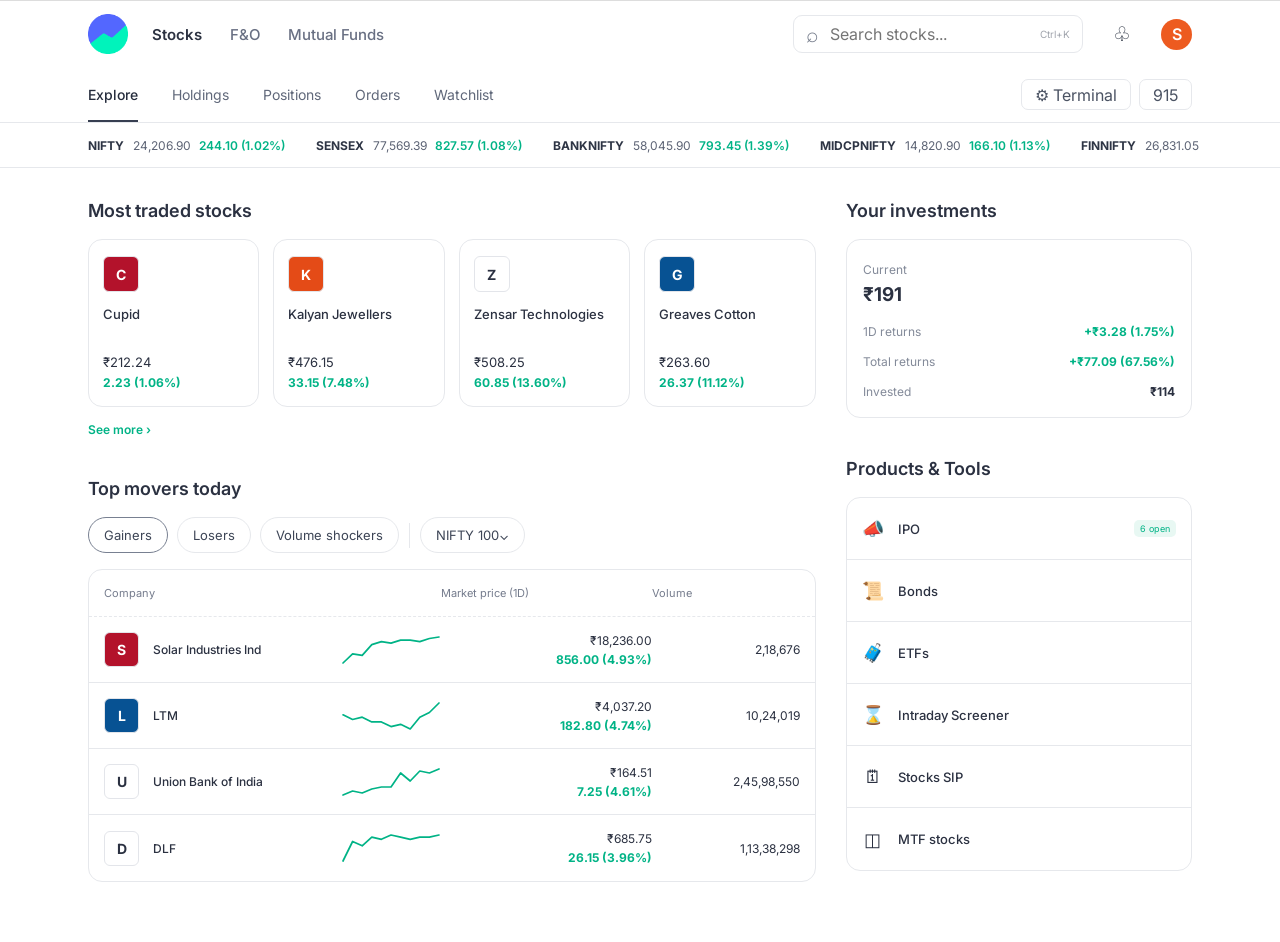
<file: index.html>
<!DOCTYPE html>
<html lang="en">
<head>
  <meta charset="UTF-8" />
  <meta name="viewport" content="width=device-width, initial-scale=1, viewport-fit=cover" />
  <meta name="theme-color" content="#ffffff" />
  <meta name="apple-mobile-web-app-capable" content="yes" />
  <meta name="apple-mobile-web-app-status-bar-style" content="default" />
  <meta name="apple-mobile-web-app-title" content="Groww" />
  <link rel="manifest" href="manifest.webmanifest" />
  <link rel="apple-touch-icon" href="groww-logo-270.png" />
  <link rel="icon" type="image/png" sizes="32x32" href="groww-logo-270.png">
<link rel="icon" type="image/png" sizes="192x192" href="groww-logo-270.png">
<link rel="shortcut icon" href="groww-logo-270.png">
  <title>Groww</title>
  <link rel="preconnect" href="https://fonts.googleapis.com">
  <link rel="preconnect" href="https://fonts.gstatic.com" crossorigin>
  <link href="https://fonts.googleapis.com/css2?family=Inter:wght@400;500;600;700&display=swap" rel="stylesheet">
  <link rel="stylesheet" href="styles.css" />
</head>
<body>
  <header class="desktop-header">
    <div class="header-row">
      <a class="brand" href="#">
    <img src="groww-logo-270.png"
         alt="Groww Logo"
         class="logo-img">
</a>
      <nav class="primary-nav">
        <a class="active" href="#">Stocks</a>
        <a href="#">F&amp;O</a>
        <a href="#">Mutual Funds</a>
      </nav>
      <label class="search">
        <span>⌕</span>
        <input placeholder="Search stocks..." />
        <small>Ctrl+K</small>
      </label>
      <button class="bell" aria-label="Notifications">♧</button>
      <button class="profile">S</button>
    </div>

    <div class="nav-row">
      <nav class="secondary-nav">
        <a class="active" href="#">Explore</a>
<a href="holdings.html">Holdings</a>
        <a href="#">Positions</a>
        <a href="#">Orders</a>
        <a href="#">Watchlist</a>
      </nav>
      <div class="nav-actions">
        <button>⚙ Terminal</button>
        <button>915</button>
      </div>
    </div>

    <div class="market-strip">
      <div class="strip-inner">
        <span><b>NIFTY</b> 24,206.90 <em>244.10 (1.02%)</em></span>
        <span><b>SENSEX</b> 77,569.39 <em>827.57 (1.08%)</em></span>
        <span><b>BANKNIFTY</b> 58,045.90 <em>793.45 (1.39%)</em></span>
        <span><b>MIDCPNIFTY</b> 14,820.90 <em>166.10 (1.13%)</em></span>
        <span><b>FINNIFTY</b> 26,831.05</span>
        <button class="globe">◎</button>
      </div>
    </div>
  </header>

  <header class="mobile-header">
    <div class="mobile-search">
      <img
    src="groww-logo-270.png"
    class="mobile-logo"
    alt="Groww Logo">
      <span class="search-glyph">⌕</span>
      <input placeholder="Search stocks" />
      <button class="mobile-profile">U</button>
    </div>
    <div class="mobile-tabs">
        <a href="index.html" class="active">Explore</a>
        <a href="holdings.html">Holdings</a>
    </div>
  </header>

  <main>
    <div class="desktop-page">
      <section class="desktop-left">
        <section class="block">
          <h1>Most traded stocks</h1>
          <div class="traded-grid" id="tradedGrid"></div>
          <button class="text-link">See more ›</button>
        </section>

        <section class="block movers">
          <h1>Top movers today</h1>
          <div class="filter-row">
            <button class="active">Gainers</button>
            <button>Losers</button>
            <button>Volume shockers</button>
            <span class="divider"></span>
            <button>NIFTY 100⌄</button>
          </div>

          <div class="stock-table">
            <div class="table-head">
              <span>Company</span>
              <span>Market price (1D)</span>
              <span>Volume</span>
            </div>
            <div id="stockRows"></div>
          </div>
        </section>
      </section>

      <aside class="desktop-right">
        <section class="block">
          <h1>Your investments</h1>
          <div class="investment-card">
            <span class="muted">Current</span>
            <h2>₹191</h2>
            <div class="metric"><span>1D returns</span><strong>+₹3.28 (1.75%)</strong></div>
            <div class="metric"><span>Total returns</span><strong>+₹77.09 (67.56%)</strong></div>
            <div class="metric"><span>Invested</span><b>₹114</b></div>
          </div>
        </section>

        <section class="block tools-block">
          <h1>Products &amp; Tools</h1>
          <div class="tools-card" id="toolsList"></div>
        </section>
      </aside>
    </div>

    <div class="mobile-page">
      <section class="mobile-section">
        <div class="mobile-title-row">
          <h2>Market Indices</h2>
          <button class="green-pill">SCREENER</button>
        </div>
        <div class="horizontal-scroll" id="indicesRow"></div>
      </section>

      <section class="mobile-section">
        <div class="mobile-title-row">
          <h2>Top Gainers <small>NIFTY100</small></h2>
          <button class="plain-green">SEE MORE</button>
        </div>
        <div class="horizontal-scroll" id="gainersRow"></div>
      </section>

      <section class="mobile-section">
        <div class="mobile-title-row">
          <h2>Stocks in News</h2>
          <button class="green-pill">NEWS</button>
        </div>
        <div class="horizontal-scroll" id="newsRow"></div>
      </section>
    </div>
  </main>

  <nav class="bottom-nav">
    <a class="active" href="#"><span>↗</span><small>Stocks</small></a>
    <a href="#"><span>◒</span><small>Mutual Funds</small></a>
  </nav>

  <div id="installBanner" class="install-banner" hidden>
    <div>
      <strong>Install this web app</strong>
      <span>Add it to your home screen for an app-like experience.</span>
    </div>
    <button id="installBtn">Install</button>
    <button id="dismissInstall" aria-label="Dismiss">×</button>
  </div>

  <script src="script.js"></script>
</body>
</html>
</file>
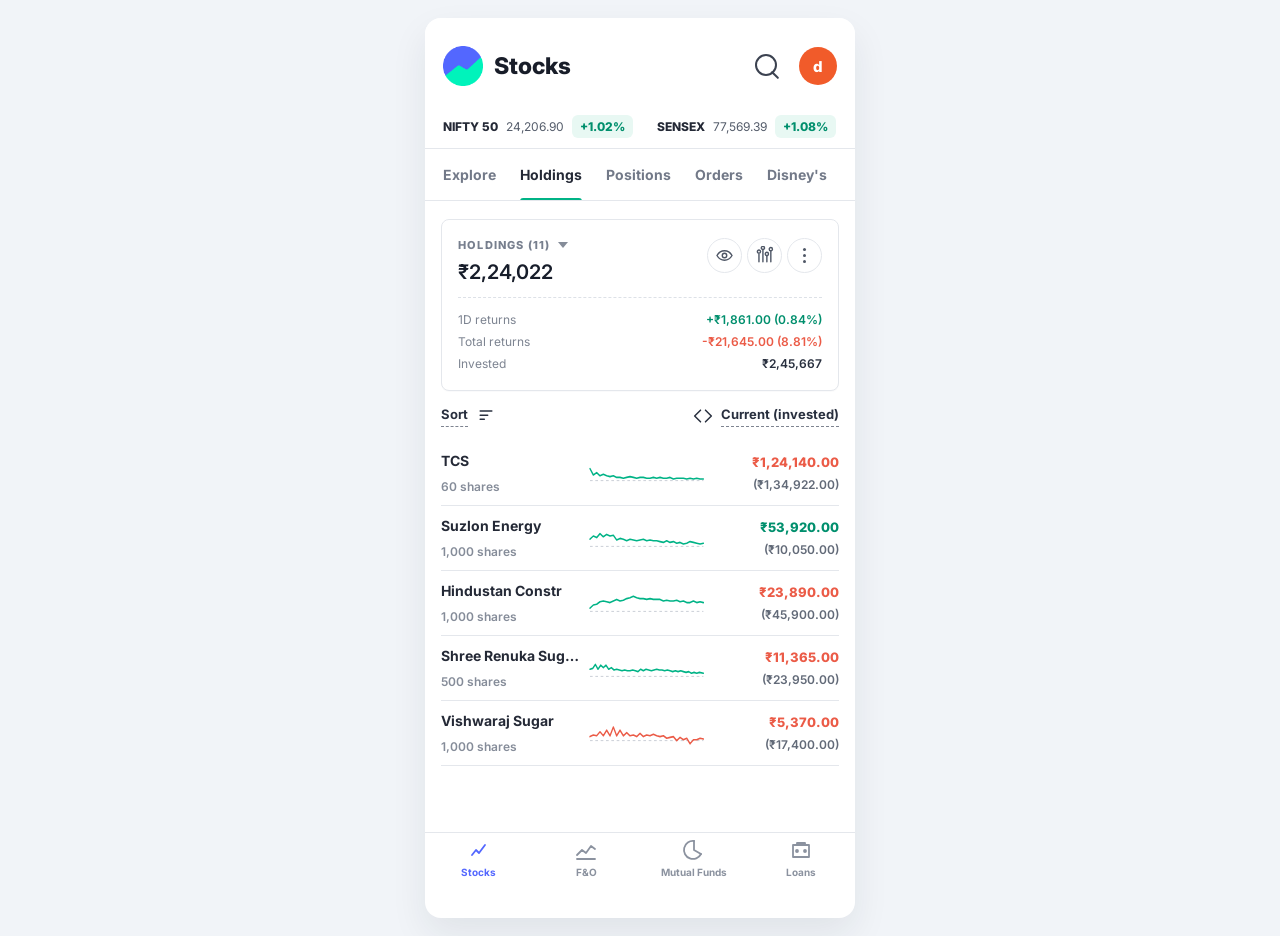
<file: holdings.html>
<!DOCTYPE html>
<html lang="en">
<head>
  <meta charset="UTF-8">

  <meta
    name="viewport"
    content="width=device-width, initial-scale=1, viewport-fit=cover"
  >

  <meta name="theme-color" content="#ffffff">

  <title>Stocks Holdings</title>

  <link rel="preconnect" href="https://fonts.googleapis.com">
  <link rel="preconnect" href="https://fonts.gstatic.com" crossorigin>

  <link
    href="https://fonts.googleapis.com/css2?family=Inter:wght@400;500;600;700&display=swap"
    rel="stylesheet"
  >

  <link rel="stylesheet" href="holdings.css">
</head>

<body>

<div class="app">

  <!-- Header -->
  <header class="app-header">

    <div class="status-space"></div>

    <div class="top-header">

      <div class="brand">
        <img
          src="groww-logo-270.png"
          alt="Stocks"
          class="brand-logo"
        >

        <h1>Stocks</h1>
      </div>

      <div class="header-actions">

        <button class="search-button" aria-label="Search"></button>

        <button class="profile-button">
          d
        </button>

      </div>

    </div>

    <!-- Market ticker -->
    <div class="market-strip">

      <div class="market-track">

        <div class="market-item">
          <strong>NIFTY 50</strong>
          <span>24,206.90</span>
          <em>+1.02%</em>
        </div>

        <div class="market-item">
          <strong>SENSEX</strong>
          <span>77,569.39</span>
          <em>+1.08%</em>
        </div>

        <div class="market-item">
          <strong>BANK NIFTY</strong>
          <span>58,045.90</span>
          <em>+1.39%</em>
        </div>

      </div>

    </div>

    <!-- Tabs -->
    <nav class="main-tabs">

      <a href="index.html">
        Explore
      </a>

      <a href="holdings.html" class="active">
        Holdings
      </a>

      <a href="#">
        Positions
      </a>

      <a href="#">
        Orders
      </a>

      <a href="#">
        Disney's
      </a>

    </nav>

  </header>


  <main class="page-content">

    <!-- Holdings summary -->
    <section class="holdings-summary">

      <div class="summary-top">

        <div>

          <div class="summary-label">
            HOLDINGS (11)
            <span class="down-arrow"></span>
          </div>

          <h2>₹2,24,022</h2>

        </div>

        <div class="summary-actions">

          <button class="round-button" aria-label="Show or hide holdings">
            <svg viewBox="0 0 24 24">
              <path
                d="M2.5 12s3.5-6 9.5-6 9.5 6 9.5 6-3.5 6-9.5 6-9.5-6-9.5-6Z"
              />
              <circle cx="12" cy="12" r="2.8" />
            </svg>
          </button>

          <button class="round-button" aria-label="Analytics">
            <svg viewBox="0 0 24 24">
              <path d="M5 20V10"></path>
              <path d="M10 20V4"></path>
              <path d="M15 20v-7"></path>
              <path d="M20 20V7"></path>
              <circle cx="5" cy="7" r="2"></circle>
              <circle cx="10" cy="2.5" r="2"></circle>
              <circle cx="15" cy="10" r="2"></circle>
              <circle cx="20" cy="4" r="2"></circle>
            </svg>
          </button>

          <button class="round-button more-button" aria-label="More options">
            <span></span>
            <span></span>
            <span></span>
          </button>

        </div>

      </div>

      <div class="summary-divider"></div>

      <div class="summary-row">
        <span>1D returns</span>
        <strong class="positive">
          +₹1,861.00 (0.84%)
        </strong>
      </div>

      <div class="summary-row">
        <span>Total returns</span>
        <strong class="negative">
          -₹21,645.00 (8.81%)
        </strong>
      </div>

      <div class="summary-row">
        <span>Invested</span>
        <strong>
          ₹2,45,667
        </strong>
      </div>

    </section>


    <!-- Sort bar -->
    <section class="sort-bar">

      <button class="sort-button">
        <span>Sort</span>

        <svg viewBox="0 0 24 24">
          <path d="M5 6h14"></path>
          <path d="M5 11h9"></path>
          <path d="M5 16h5"></path>
        </svg>
      </button>

      <button class="current-button">

        <svg viewBox="0 0 24 24">
          <path d="m9 5-7 7 7 7"></path>
          <path d="m15 5 7 7-7 7"></path>
        </svg>

        <span>Current (invested)</span>

      </button>

    </section>


    <!-- Holdings list -->
    <section class="holdings-list">

      <!-- TCS -->
      <article class="holding-row">

        <div class="company-info">
          <h3>TCS</h3>
          <p>60 shares</p>
        </div>

        <div class="chart">

          <svg viewBox="0 0 170 55" preserveAspectRatio="none">

            <line
              x1="0"
              y1="37"
              x2="170"
              y2="37"
              class="chart-base"
            />

            <polyline
              class="chart-line green-line"
              points="
              0,22 5,30 10,27 15,31 20,29
              25,31 30,32 35,31 40,33 45,33
              50,34 55,33 60,32 65,33 70,34
              75,33 80,33 85,34 90,34 95,33
              100,34 105,33 110,34 115,34
              120,33 125,35 130,34 135,34
              140,34 145,35 150,34 155,35
              160,34 165,35 170,35
              "
            />

          </svg>

        </div>

        <div class="holding-value">
          <strong class="negative">₹1,24,140.00</strong>
          <span>(₹1,34,922.00)</span>
        </div>

      </article>


      <!-- Suzlon -->
      <article class="holding-row">

        <div class="company-info">
          <h3>Suzlon Energy</h3>
          <p>1,000 shares</p>
        </div>

        <div class="chart">

          <svg viewBox="0 0 170 55" preserveAspectRatio="none">

            <line
              x1="0"
              y1="38"
              x2="170"
              y2="38"
              class="chart-base"
            />

            <polyline
              class="chart-line green-line"
              points="
              0,29 5,25 10,27 15,22 20,26
              25,23 30,25 35,24 40,30 45,28
              50,29 55,31 60,29 65,30 70,31
              75,30 80,29 85,31 90,30 95,31
              100,31 105,32 110,33 115,31
              120,33 125,32 130,34 135,33
              140,35 145,34 150,32 155,33
              160,34 165,35 170,34
              "
            />

          </svg>

        </div>

        <div class="holding-value">
          <strong class="positive">₹53,920.00</strong>
          <span>(₹10,050.00)</span>
        </div>

      </article>


      <!-- Hindustan Construction -->
      <article class="holding-row">

        <div class="company-info">
          <h3>Hindustan Constr</h3>
          <p>1,000 shares</p>
        </div>

        <div class="chart">

          <svg viewBox="0 0 170 55" preserveAspectRatio="none">

            <line
              x1="0"
              y1="38"
              x2="170"
              y2="38"
              class="chart-base"
            />

            <polyline
              class="chart-line green-line"
              points="
              0,34 5,30 10,29 15,26 20,25
              25,26 30,27 35,25 40,23 45,25
              50,24 55,22 60,21 65,19 70,21
              75,22 80,22 85,23 90,22 95,23
              100,23 105,23 110,25 115,24
              120,25 125,25 130,24 135,26
              140,25 145,27 150,27 155,25
              160,27 165,26 170,27
              "
            />

          </svg>

        </div>

        <div class="holding-value">
          <strong class="negative">₹23,890.00</strong>
          <span>(₹45,900.00)</span>
        </div>

      </article>


      <!-- Renuka Sugars -->
      <article class="holding-row">

        <div class="company-info">
          <h3>Shree Renuka Sugars</h3>
          <p>500 shares</p>
        </div>

        <div class="chart">

          <svg viewBox="0 0 170 55" preserveAspectRatio="none">

            <line
              x1="0"
              y1="38"
              x2="170"
              y2="38"
              class="chart-base"
            />

            <polyline
              class="chart-line green-line"
              points="
              0,29 4,28 8,23 12,29 16,24
              20,27 24,24 28,29 32,27 36,30
              40,29 44,30 48,31 52,30 56,31
              60,31 64,30 68,31 72,32 76,29
              80,31 84,29 88,30 92,31 96,30
              100,29 104,30 108,30 112,31
              116,30 120,31 124,32 128,31
              132,32 136,31 140,32 144,33
              148,32 152,34 156,33 160,34
              164,33 170,34
              "
            />

          </svg>

        </div>

        <div class="holding-value">
          <strong class="negative">₹11,365.00</strong>
          <span>(₹23,950.00)</span>
        </div>

      </article>


      <!-- Vishwaraj Sugar -->
      <article class="holding-row">

        <div class="company-info">
          <h3>Vishwaraj Sugar</h3>
          <p>1,000 shares</p>
        </div>

        <div class="chart">

          <svg viewBox="0 0 170 55" preserveAspectRatio="none">

            <line
              x1="0"
              y1="37"
              x2="170"
              y2="37"
              class="chart-base"
            />

            <polyline
              class="chart-line red-line"
              points="
              0,32 5,30 10,31 15,26 20,31
              25,24 30,31 35,20 40,31 45,24
              50,31 55,27 60,31 65,30 70,32
              75,28 80,32 85,30 90,31 95,29
              100,31 105,32 110,31 115,34
              120,33 125,32 130,37 135,33
              140,36 145,34 150,41 155,36
              160,36 165,34 170,35
              "
            />

          </svg>

        </div>

        <div class="holding-value">
          <strong class="negative">₹5,370.00</strong>
          <span>(₹17,400.00)</span>
        </div>

      </article>

    </section>

  </main>


  <!-- Bottom navigation -->
  <nav class="bottom-navigation">

    <a href="index.html" class="active">

      <span class="bottom-icon chart-icon">
        <svg viewBox="0 0 24 24">
          <path d="M5 17l4-5 3 3 6-8"></path>
        </svg>
      </span>

      <small>Stocks</small>

    </a>

    <a href="#">

      <span class="bottom-icon">
        <svg viewBox="0 0 24 24">
          <path d="M3 17l5-5 4 3 5-7 4 3"></path>
          <path d="M3 21h18"></path>
        </svg>
      </span>

      <small>F&amp;O</small>

    </a>

    <a href="#">

      <span class="bottom-icon">
        <svg viewBox="0 0 24 24">
          <path d="M12 3v9l7 4"></path>
          <path d="M12 3a9 9 0 1 0 7 13"></path>
        </svg>
      </span>

      <small>Mutual Funds</small>

    </a>

    <a href="#">

      <span class="bottom-icon">
        <svg viewBox="0 0 24 24">
          <path d="M4 7h16v12H4z"></path>
          <path d="M8 7V5h8v2"></path>
          <circle cx="8" cy="13" r="1"></circle>
          <circle cx="16" cy="13" r="1"></circle>
        </svg>
      </span>

      <small>Loans</small>

    </a>

  </nav>

</div>

</body>
</html>
</file>
<file: styles.css>
*{box-sizing:border-box}
:root{
  --green:#00b386;
  --text:#2b3141;
  --muted:#7d8493;
  --line:#e6e8ec;
  --bg:#fff;
  --soft:#f7f8fa;
}
html,body{margin:0;min-height:100%;font-family:Inter,Arial,sans-serif;color:var(--text);background:#fff}
body{overflow-x:hidden}
button,input{font:inherit}
button{cursor:pointer}
a{text-decoration:none;color:inherit}
.mobile-header,.mobile-page,.bottom-nav{display:none}

/* Desktop header */
.desktop-header{border-top:1px solid #ddd;background:#fff}
.header-row,.nav-row,.strip-inner{max-width:1120px;margin:auto;padding:0 8px}
.header-row{height:66px;display:flex;align-items:center;gap:24px}
.brand{display:flex;align-items:center}
.brand-logo{position:relative;display:inline-block;width:32px;height:32px;border:2px solid #6d7cff;border-radius:50%;overflow:hidden;background:#e6fbf6;flex:0 0 auto}
.brand-logo:before,.brand-logo:after,.brand-logo i:before{content:"";position:absolute;border-radius:50%}
.brand-logo:before{width:29px;height:13px;left:0;bottom:2px;background:#15d9a8;transform:rotate(-12deg)}
.brand-logo:after{width:24px;height:14px;right:-1px;top:2px;background:#6575ff;transform:rotate(-18deg)}
.brand-logo i:before{width:17px;height:7px;left:3px;top:12px;background:#07c88f;transform:rotate(-14deg)}
.primary-nav{display:flex;align-items:center;gap:28px;margin-right:auto}
.primary-nav a{font-size:15px;color:#697083;font-weight:500}
.primary-nav a.active{font-weight:600;color:#2c3241}
.search{width:290px;height:38px;border:1px solid var(--line);border-radius:9px;display:flex;align-items:center;gap:9px;padding:0 12px}
.search span{font-size:21px;color:#757c8b;line-height:1}
.search input{min-width:0;flex:1;border:none;outline:none;color:#525868}
.search small{font-size:10px;color:#a1a5ad}
.bell{border:0;background:transparent;font-size:20px;color:#252d3d}
.profile,.mobile-profile{border:0;border-radius:50%;display:grid;place-items:center;color:#fff;font-weight:600}
.profile{width:31px;height:31px;background:#ed5b20}
.nav-row{height:55px;display:flex;justify-content:space-between;align-items:center}
.secondary-nav{align-self:stretch;display:flex;align-items:center;gap:34px}
.secondary-nav a{align-self:stretch;display:flex;align-items:center;font-size:14px;color:#60687a;position:relative}
.secondary-nav a.active{color:#252c3c;font-weight:500}
.secondary-nav a.active:after{content:"";height:2px;background:#373f51;position:absolute;bottom:0;left:0;right:0}
.nav-actions{display:flex;gap:8px}
.nav-actions button{border:1px solid var(--line);background:#fff;border-radius:7px;height:31px;padding:0 13px;color:#4b5363}
.market-strip{border-top:1px solid var(--line);border-bottom:1px solid var(--line)}
.strip-inner{height:44px;display:flex;align-items:center;gap:31px;white-space:nowrap;overflow:hidden}
.strip-inner span{font-size:12px;color:#5d6475}
.strip-inner b{margin-right:6px;color:#2e3545}
.strip-inner em{font-style:normal;color:var(--green);font-weight:600;margin-left:5px}
.globe{border:1px solid var(--line);background:#fff;width:30px;height:30px;border-radius:8px;font-size:18px;color:#727989}


.logo-img{
    width:40px;
    height:40px;
    object-fit:contain;
}
.mobile-logo{
    width:36px;
    height:36px;
    object-fit:contain;
}

/* Desktop body */
.desktop-page{max-width:1120px;margin:32px auto 60px;padding:0 8px;display:grid;grid-template-columns:minmax(0,2.1fr) minmax(290px,1fr);gap:30px}
.block h1{font-size:18px;margin:0 0 18px;font-weight:600}
.traded-grid{display:grid;grid-template-columns:repeat(4,1fr);gap:14px}
.trade-card{height:168px;border:1px solid var(--line);border-radius:14px;padding:16px 14px;display:flex;flex-direction:column}
.logo-box{width:36px;height:36px;border:1px solid #e3e5ea;border-radius:6px;display:grid;place-items:center;font-weight:700;font-size:14px;margin-bottom:14px;background:#fff}
.logo-box.red{background:#b3122b;color:#fff}
.logo-box.orange{background:#e44b17;color:#fff}
.logo-box.blue{background:#075293;color:#fff}
.logo-box.yellow{background:#f3be25;color:#2b3141}
.logo-box.navy{background:#0d4a85;color:#fff}
.trade-card h3{font-size:13px;margin:0 0 auto;font-weight:500;line-height:1.3}
.trade-card p,.mobile-stock-card p,.index-card p{margin:0 0 5px;font-size:13px}
.trade-card strong,.mobile-stock-card strong,.index-card strong{font-size:12px;color:var(--green)}
.text-link{margin-top:15px;background:transparent;border:0;padding:0;color:var(--green);font-size:12px;font-weight:600}
.movers{margin-top:40px}
.filter-row{display:flex;align-items:center;gap:9px;margin-bottom:16px}
.filter-row button{border:1px solid var(--line);background:#fff;border-radius:22px;height:36px;padding:0 15px;color:#3d4556;font-size:13px}
.filter-row button.active{border-color:#788091}
.divider{width:1px;height:25px;background:var(--line);margin:0 1px}
.stock-table{border:1px solid var(--line);border-radius:14px;overflow:hidden}
.table-head,.stock-row{display:grid;grid-template-columns:1.6fr 1fr .7fr;align-items:center}
.table-head{height:47px;border-bottom:1px dashed var(--line);font-size:11px;color:#757c8d;padding:0 15px}
.stock-row{min-height:66px;border-bottom:1px solid var(--line);padding:0 15px}
.stock-row:last-child{border-bottom:0}
.company-cell{display:flex;align-items:center;gap:14px}
.company-cell .logo-box{margin:0;width:35px;height:35px}
.company-name{font-size:12px;font-weight:500}
.sparkline{width:100px;height:30px;margin-left:auto}
.price-cell{font-size:12px;text-align:right}
.price-cell strong{display:block;color:var(--green);margin-top:4px}
.volume-cell{text-align:right;font-size:12px}
.investment-card,.tools-card{border:1px solid var(--line);border-radius:14px;background:#fff}
.investment-card{padding:18px 16px}
.investment-card .muted,.metric span{font-size:12px;color:#838a99}
.investment-card h2{font-size:19px;margin:5px 0 18px}
.metric{display:flex;justify-content:space-between;align-items:center;margin-top:15px}
.metric strong{font-size:12px;color:var(--green)}
.metric b{font-size:12px}
.tools-block{margin-top:40px}
.tool-row{height:62px;border-bottom:1px solid var(--line);display:flex;align-items:center;padding:0 15px;gap:14px}
.tool-row:last-child{border-bottom:0}
.tool-icon{width:22px;text-align:center;font-size:18px}
.tool-row span{font-size:13px;font-weight:500}
.tool-row small{margin-left:auto;background:#e8f8f3;color:var(--green);border-radius:5px;padding:3px 6px;font-size:9px}

/* mobile */
@media(max-width:760px){
  body{background:#f4f6fa;padding-bottom:61px}
  .desktop-header,.desktop-page{display:none}
  .mobile-header,.mobile-page,.bottom-nav{display:block}
  .mobile-header{background:#fff;border-top:5px solid #dce4ef;position:sticky;top:0;z-index:20}
  .mobile-search{margin:16px 17px 8px;height:44px;border:1px solid #dfe2e7;border-radius:22px;display:flex;align-items:center;padding:0 10px;gap:9px}
  .brand-logo.compact{width:31px;height:31px}
  .search-glyph{font-size:20px;color:#6f7686}
  .mobile-search input{border:0;outline:0;flex:1;min-width:0;font-size:14px;color:#525968}
  .mobile-profile{width:28px;height:28px;background:#a52bb6}
  .mobile-tabs{height:48px;display:grid;grid-template-columns:1fr 1fr;border-bottom:1px solid var(--line)}

.mobile-tabs{
    height:48px;
    display:grid;
    grid-template-columns:1fr 1fr;
    border-bottom:1px solid var(--line);
}

.mobile-tabs a{
    display:flex;
    justify-content:center;
    align-items:center;
    text-decoration:none;
    color:#293143;
    position:relative;
    font-size:15px;
    font-weight:500;
}

.mobile-tabs a.active{
    color:var(--green);
}

.mobile-tabs a.active::after{
    content:"";
    position:absolute;
    left:0;
    right:0;
    bottom:0;
    height:2px;
    background:var(--green);
}


  .mobile-page{background:#fff}
  .mobile-section{padding:32px 0 10px}
  .mobile-title-row{display:flex;align-items:center;justify-content:space-between;padding:0 16px;margin-bottom:14px}
  .mobile-title-row h2{font-size:14px;margin:0;font-weight:600}
  .mobile-title-row h2 small{font-size:9px;color:#a2a7b0;font-weight:400;margin-left:4px}
  .green-pill{border:0;background:#e6f8f2;color:var(--green);border-radius:16px;padding:7px 16px;font-size:10px;font-weight:600}
  .plain-green{border:0;background:transparent;color:var(--green);font-size:10px;font-weight:600}
  .horizontal-scroll{display:flex;gap:14px;overflow-x:auto;padding:0 20px 12px;scrollbar-width:none}
  .horizontal-scroll::-webkit-scrollbar{display:none}
  .index-card,.mobile-stock-card{flex:0 0 132px;border:1px solid var(--line);border-radius:7px;background:#fff;padding:14px;min-height:97px}
  .index-card h3,.mobile-stock-card h3{font-size:12px;margin:0 0 18px;font-weight:500;line-height:1.3;white-space:nowrap;overflow:hidden;text-overflow:ellipsis}
  .mobile-stock-card{min-height:160px;display:flex;flex-direction:column}
  .mobile-stock-card .logo-box{margin-bottom:13px;width:36px;height:36px}
  .mobile-stock-card h3{margin-bottom:auto}
  .mobile-stock-card p{margin-top:22px}
  .negative{color:#ef553f!important}
  .bottom-nav{position:fixed;left:0;right:0;bottom:0;height:61px;background:#fff;border-top:1px solid var(--line);display:grid;grid-template-columns:1fr 1fr;z-index:30}
  .bottom-nav a{display:flex;flex-direction:column;align-items:center;justify-content:center;gap:3px;color:#697080}
  .bottom-nav a.active{color:#4e54ff}
  .bottom-nav span{font-size:18px}
  .bottom-nav small{font-size:10px}
  .install-banner{left:10px!important;right:10px!important;bottom:72px!important}
}

/* install */
.install-banner{position:fixed;left:50%;transform:translateX(-50%);bottom:20px;z-index:100;width:min(540px,calc(100% - 32px));background:#202633;color:#fff;border-radius:12px;padding:13px 14px;display:flex;align-items:center;gap:12px;box-shadow:0 8px 30px rgba(0,0,0,.22)}
.install-banner[hidden]{display:none}
.install-banner div{display:flex;flex-direction:column;gap:3px;flex:1}
.install-banner strong{font-size:13px}
.install-banner span{font-size:11px;color:#c8ccd5}
.install-banner button{border:0;border-radius:8px;padding:8px 13px}
#installBtn{background:var(--green);color:#fff;font-weight:600}
#dismissInstall{background:transparent;color:#fff;font-size:21px;padding:3px 6px}
</file>
<file: holdings.css>
:root{
  --text:#242936;
  --muted:#767d8d;
  --subtle:#9aa0ad;
  --border:#e4e7ec;
  --green:#00b386;
  --green-dark:#008f6d;
  --red:#eb5b47;
  --blue:#5367ff;
  --soft-green:#e8f8f3;
  --surface:#ffffff;
  --page:#f1f4f8;
  --page-max:430px;
  --shadow:0 16px 36px rgba(28,35,55,.08);
}

*{box-sizing:border-box}

html,body{
  margin:0;
  min-height:100%;
  font-family:Inter,Arial,sans-serif;
  color:var(--text);
  background:var(--page);
}

body{overflow-x:hidden}
button,a{font:inherit}
button{cursor:pointer}
a{color:inherit;text-decoration:none}
img,svg{max-width:100%}
svg{display:block}

.app{
  width:100%;
  max-width:var(--page-max);
  min-height:100vh;
  margin:0 auto;
  position:relative;
  background:var(--surface);
  padding-bottom:calc(76px + env(safe-area-inset-bottom));
}

.app-header{
  position:sticky;
  top:0;
  z-index:20;
  background:rgba(255,255,255,.96);
  border-bottom:1px solid var(--border);
  backdrop-filter:blur(16px);
}

.status-space{height:max(10px,env(safe-area-inset-top))}

.top-header{
  min-height:76px;
  display:flex;
  align-items:center;
  justify-content:space-between;
  gap:14px;
  padding:0 18px;
}

.brand{
  min-width:0;
  display:flex;
  align-items:center;
  gap:11px;
}

.brand-logo{
  width:40px;
  height:40px;
  display:block;
  object-fit:contain;
  flex:0 0 auto;
}

.brand h1{
  margin:0;
  overflow:hidden;
  color:#181d29;
  font-size:23px;
  line-height:1;
  font-weight:800;
  text-overflow:ellipsis;
  white-space:nowrap;
}

.header-actions{
  display:flex;
  align-items:center;
  gap:14px;
  flex:0 0 auto;
}

.search-button{
  width:36px;
  height:36px;
  border:0;
  background:transparent;
  position:relative;
  padding:0;
}

.search-button:before{
  content:"";
  position:absolute;
  width:18px;
  height:18px;
  border:2px solid #3b4250;
  border-radius:50%;
  top:6px;
  left:6px;
}

.search-button:after{
  content:"";
  position:absolute;
  width:10px;
  height:2px;
  background:#3b4250;
  transform:rotate(45deg);
  right:5px;
  bottom:8px;
  border-radius:4px;
}

.profile-button{
  width:38px;
  height:38px;
  display:grid;
  place-items:center;
  border:0;
  border-radius:50%;
  background:#f15b2a;
  color:#fff;
  font-size:15px;
  font-weight:800;
  flex:0 0 auto;
}

.market-strip{overflow:hidden}

.market-track{
  min-height:44px;
  display:flex;
  align-items:center;
  gap:24px;
  overflow-x:auto;
  padding:0 18px;
  white-space:nowrap;
  scrollbar-width:none;
  overscroll-behavior-inline:contain;
}

.market-track::-webkit-scrollbar{display:none}

.market-item{
  display:flex;
  align-items:center;
  gap:8px;
  color:#555d6b;
  font-size:12px;
  flex:0 0 auto;
}

.market-item strong{color:#242936;font-weight:800}
.market-item em{
  padding:4px 8px;
  border-radius:6px;
  background:var(--soft-green);
  color:var(--green-dark);
  font-style:normal;
  font-weight:800;
}

.main-tabs{
  min-height:52px;
  display:flex;
  align-items:stretch;
  gap:24px;
  overflow-x:auto;
  padding:0 18px;
  border-top:1px solid var(--border);
  scrollbar-width:none;
}

.main-tabs::-webkit-scrollbar{display:none}

.main-tabs a{
  position:relative;
  display:flex;
  align-items:center;
  color:#727988;
  font-size:14px;
  font-weight:700;
  white-space:nowrap;
  flex:0 0 auto;
}

.main-tabs a.active{color:var(--text)}
.main-tabs a.active:after{
  content:"";
  position:absolute;
  left:0;
  right:0;
  bottom:-1px;
  height:3px;
  background:var(--green);
  border-radius:3px 3px 0 0;
}

.page-content{padding:18px 16px 0}

.holdings-summary{
  padding:18px 16px 19px;
  border:1px solid var(--border);
  border-radius:8px;
  background:#fff;
  box-shadow:0 1px 0 rgba(28,35,55,.02);
}

.summary-top{
  display:flex;
  align-items:flex-start;
  justify-content:space-between;
  gap:14px;
}

.summary-label{
  display:flex;
  align-items:center;
  gap:7px;
  color:#777f8e;
  font-size:11px;
  font-weight:800;
  letter-spacing:1.2px;
  white-space:nowrap;
}

.down-arrow{
  width:0;
  height:0;
  border-left:5px solid transparent;
  border-right:5px solid transparent;
  border-top:6px solid #858c99;
}

.summary-top h2{
  margin:10px 0 0;
  color:#171d2a;
  font-size:20px;
  line-height:1;
  font-weight:600;
  white-space:nowrap;
}

.summary-actions{
  display:flex;
  align-items:center;
  gap:5px;
  flex:0 0 auto;
}

.round-button{
  width:35px;
  height:35px;
  display:grid;
  place-items:center;
  padding: 7px;
  border:1px solid var(--border);
  border-radius:50%;
  background:#fff;
  color:#4f5766;
}

.round-button svg{
  width:100%;
  height:100%;
  fill:none;
  stroke:currentColor;
  stroke-width:1.8;
  stroke-linecap:round;
  stroke-linejoin:round;
}

.more-button{
  display:flex;
  flex-direction:column;
  align-items:center;
  justify-content:center;
  gap:3px;
}

.more-button span{
  width:3px;
  height:3px;
  border-radius:50%;
  background:#4f5766;
}

.summary-divider{
  margin:15px 0 14px;
  border-top:1px dashed #dde1e7;
}

.summary-row{
  display:flex;
  align-items:center;
  justify-content:space-between;
  gap:5px;
  margin-top:7px;
  font-size:12px;
}

.summary-row span{
  color:#7d8491;
  white-space:nowrap;
}

.summary-row strong{
  min-width:0;
  color:#29303f;
  font-size:12px;
  font-weight:600;
  text-align:right;
}

.positive{color:var(--green-dark)!important}
.negative{color:var(--red)!important}

.sort-bar{
  min-height:50px;
  display:flex;
  align-items:center;
  justify-content:space-between;
  gap:7px;
}

.sort-button,.current-button{
  display:flex;
  align-items:center;
  gap:8px;
  border:0;
  background:transparent;
  color:#29303f;
  padding:0;
  font-size:13px;
  font-weight:700;
}

.sort-button span,.current-button span{
  padding-bottom:4px;
  border-bottom:1px dashed #7e8490;
  white-space:nowrap;
}

.sort-button svg,.current-button svg{
  width:20px;
  height:20px;
  fill:none;
  stroke:currentColor;
  stroke-width:1.8;
  stroke-linecap:round;
  stroke-linejoin:round;
  flex:0 0 auto;
}

.holdings-list{width:100%}

.holding-row{
  min-height:65px;
  display:grid;
  grid-template-columns:minmax(0,1.1fr) minmax(78px,.9fr) minmax(108px,1fr);
  align-items:center;
  gap:10px;
  border-bottom:1px solid var(--border);
}

.company-info{min-width:0}
.company-info h3{
  margin:0 0 8px;
  overflow:hidden;
  color:#242936;
  font-size:14px;
  line-height:1.35;
  font-weight:700;
  text-overflow:ellipsis;
  white-space:nowrap;
}

.company-info p{
  margin:0;
  color:#858c99;
  font-size:12px;
  font-weight:600;
  white-space:nowrap;
}

.chart{width:100%;min-width:0}
.chart svg{width:100%;height:44px;display:block;overflow:visible}
.chart-base{stroke:#b8bec8;stroke-width:1;stroke-dasharray:4 4}
.chart-line{fill:none;stroke-width:2;stroke-linecap:round;stroke-linejoin:round}
.green-line{stroke:var(--green)}
.red-line{stroke:var(--red)}

.holding-value{
  min-width:0;
  text-align:right;
}

.holding-value strong{
  display:block;
  margin-bottom:7px;
  overflow:hidden;
  font-size:13px;
  font-weight:800;
  text-overflow:ellipsis;
  white-space:nowrap;
}

.holding-value span{
  display:block;
  overflow:hidden;
  color:#626a78;
  font-size:12px;
  font-weight:600;
  text-overflow:ellipsis;
  white-space:nowrap;
}

.bottom-navigation{
  position:fixed;
  left:50%;
  bottom:0;
  z-index:30;
  width:100%;
  max-width:var(--page-max);
  min-height:50px;
  display:grid;
  grid-template-columns:repeat(4,1fr);
  transform:translateX(-50%);
  border-top:1px solid var(--border);
  background:#fff;
  padding-bottom:env(safe-area-inset-bottom);
}

.bottom-navigation a{
  min-width:0;
  display:flex;
  flex-direction:column;
  align-items:center;
  justify-content:center;
  gap:4px;
  color:#8b929f;
  font-weight:700;
}

.bottom-navigation a.active{color:var(--blue)}
.bottom-icon{width:24px;height:24px;display:block}
.bottom-icon svg{
  width:100%;
  height:100%;
  fill:none;
  stroke:currentColor;
  stroke-width:1.8;
  stroke-linecap:round;
  stroke-linejoin:round;
}
.bottom-navigation small{font-size:10px;white-space:nowrap}

@media(max-width:360px){
  .top-header{padding-left:14px;padding-right:14px}
  .market-track,.main-tabs{padding-left:14px;padding-right:14px}
  .page-content{padding-left:12px;padding-right:12px}
  .summary-top{gap:10px}
  .summary-actions{gap:6px}
  .round-button{width:35px;height:35px;padding:8px}
  .holding-row{
    grid-template-columns:minmax(0,1.08fr) minmax(68px,.75fr) minmax(92px,.95fr);
    gap:7px;
  }
  .chart svg{height:38px}
}

@media(max-width:320px){
  .summary-top{flex-direction:column}
  .summary-actions{align-self:flex-end;margin-top:-42px}
  .summary-row{align-items:flex-start;flex-direction:column;gap:6px}
  .summary-row strong{text-align:left}
  .holding-row{
    grid-template-columns:1fr;
    gap:9px;
    padding:15px 0;
  }
  .chart{order:3}
  .holding-value{text-align:left}
}

@media(min-width:431px){
  body{padding:18px 0}
  .app{
    border-radius:16px;
    overflow:hidden;
    box-shadow:var(--shadow);
  }
  .bottom-navigation{
    bottom:18px;
    border-radius:0 0 16px 16px;
  }
}
</file>
